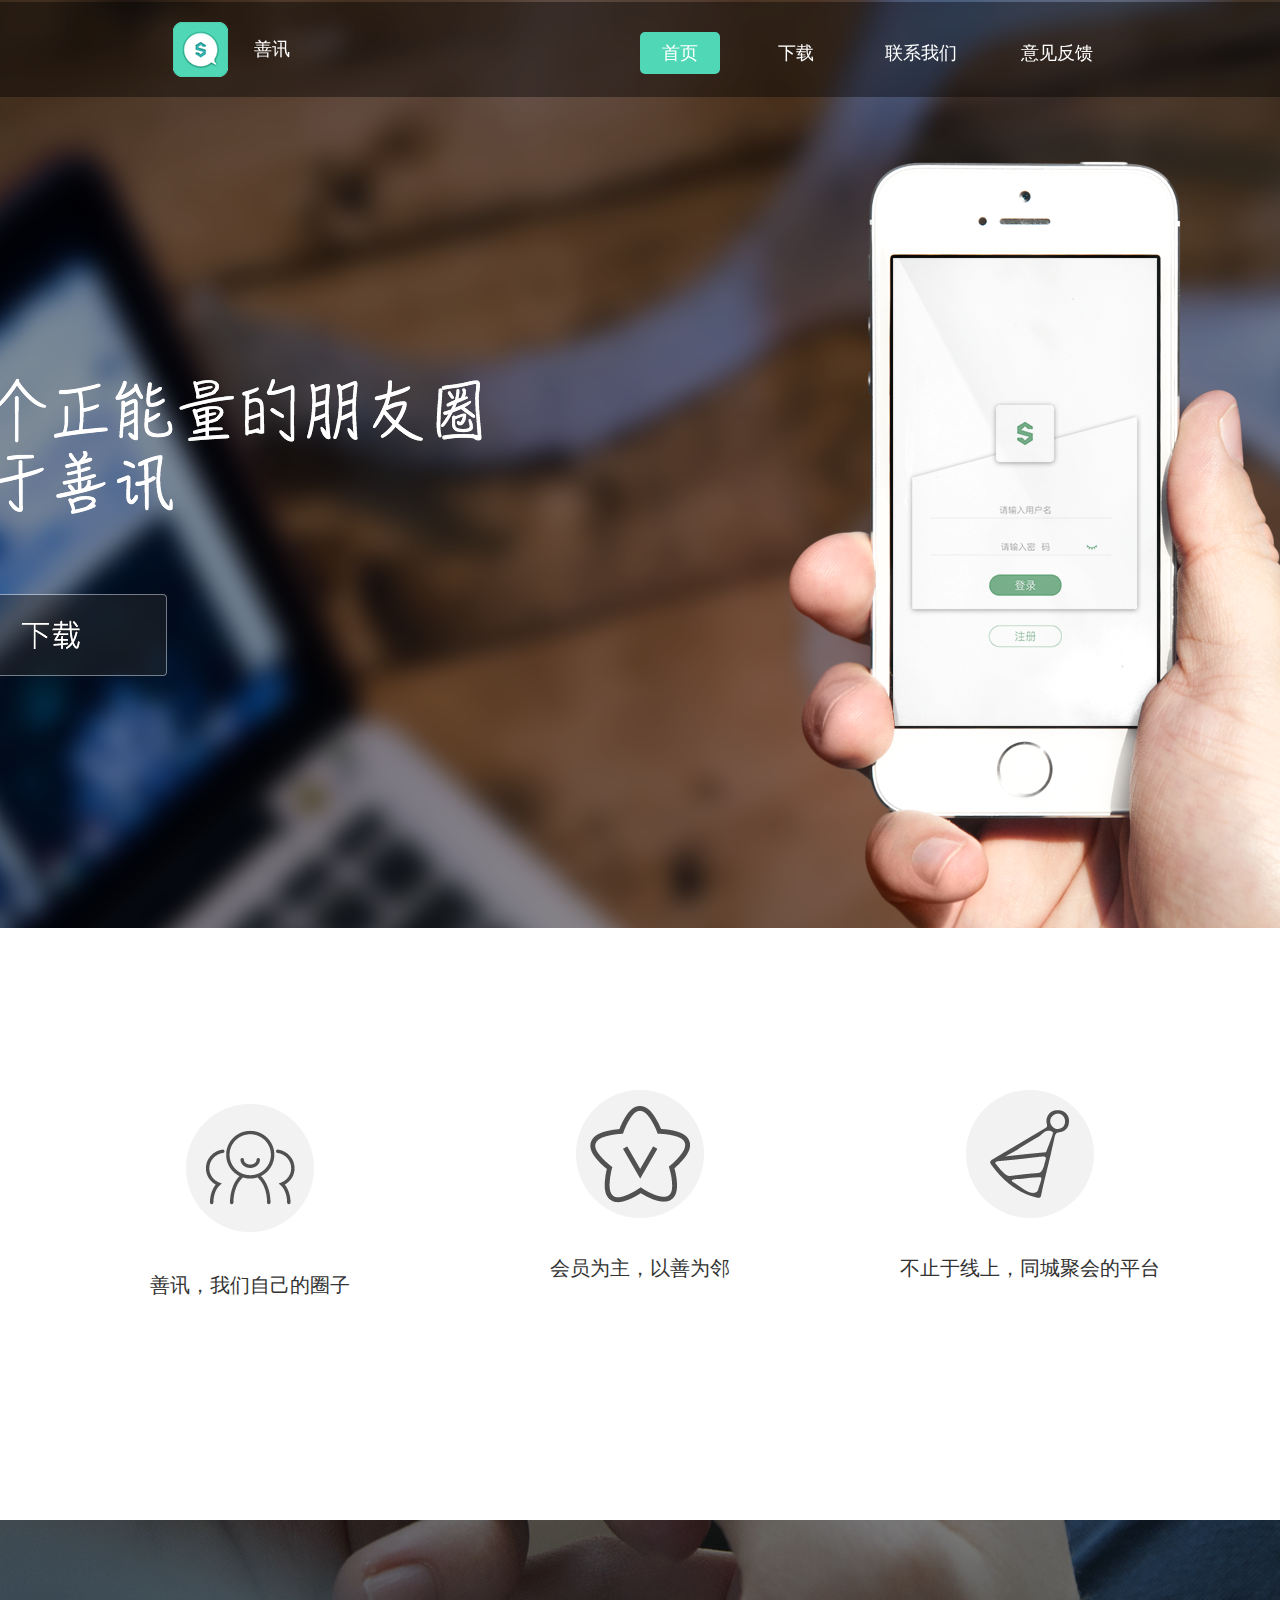
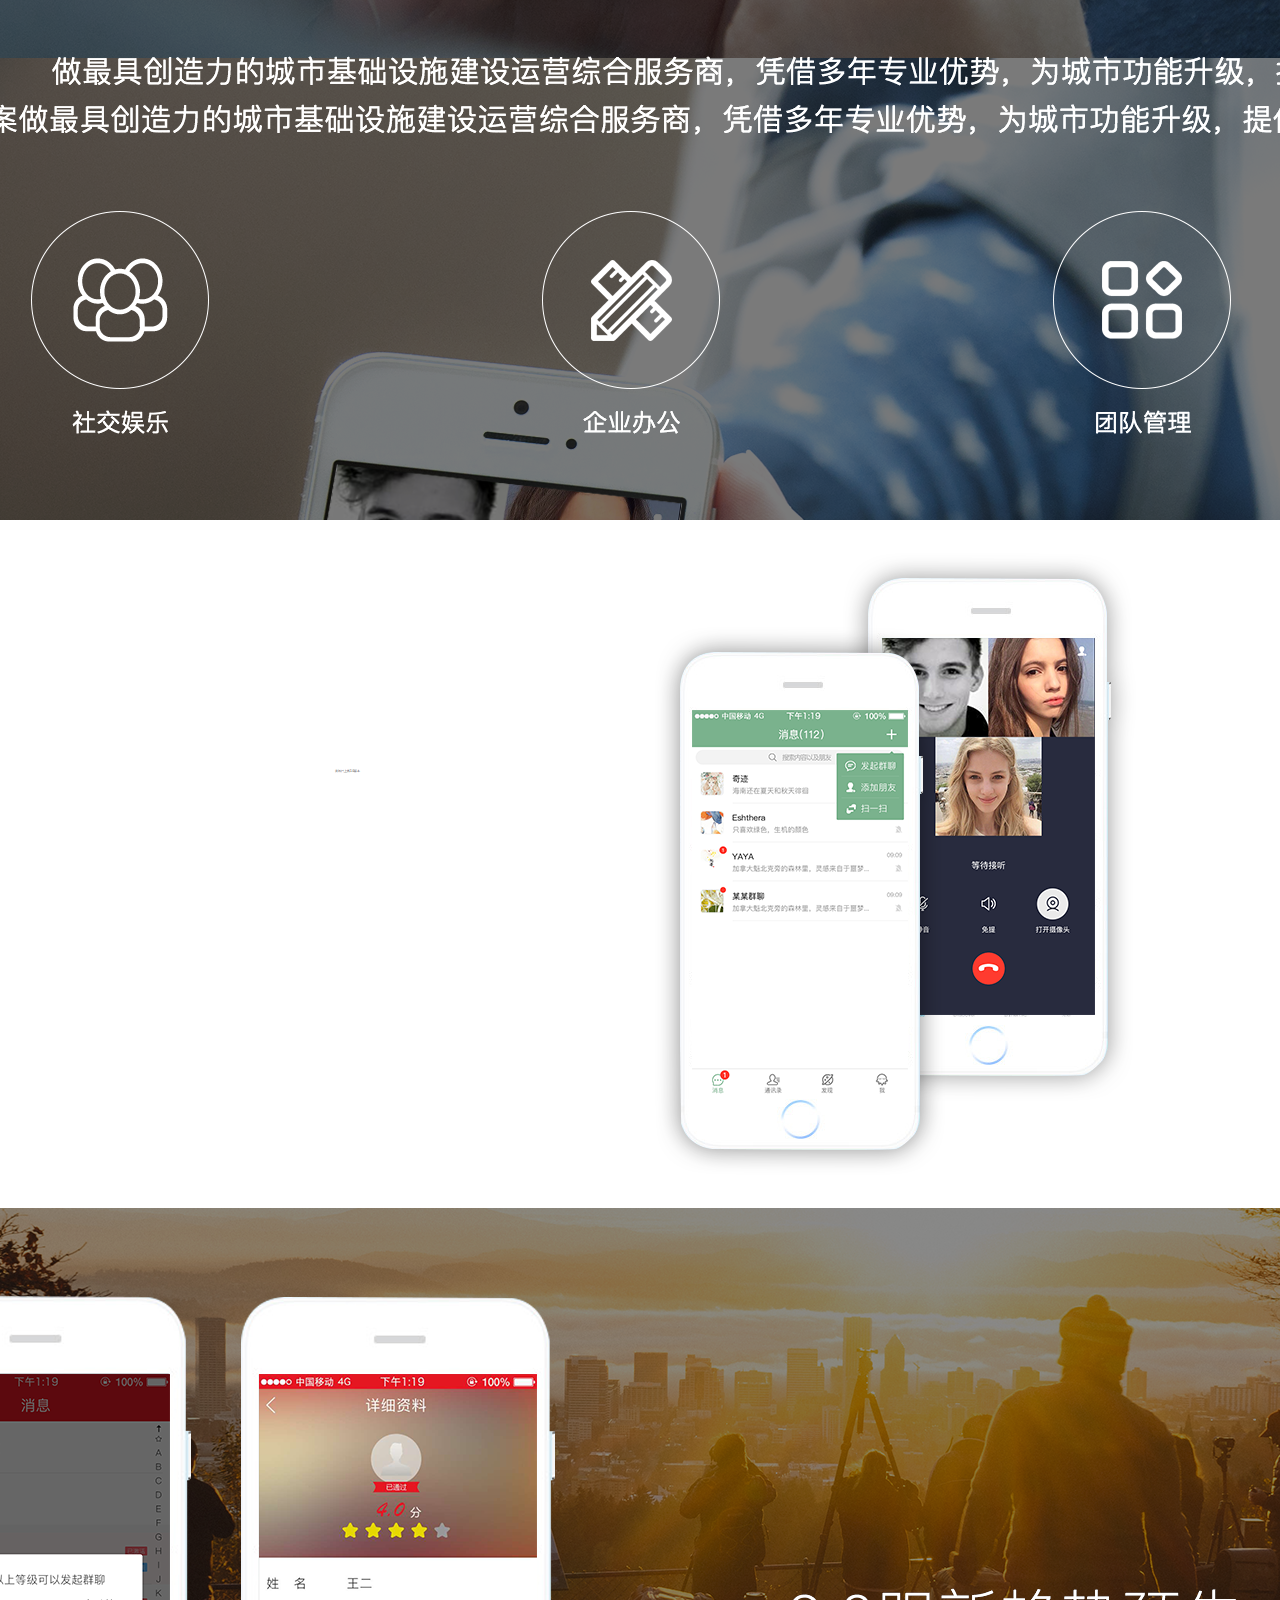
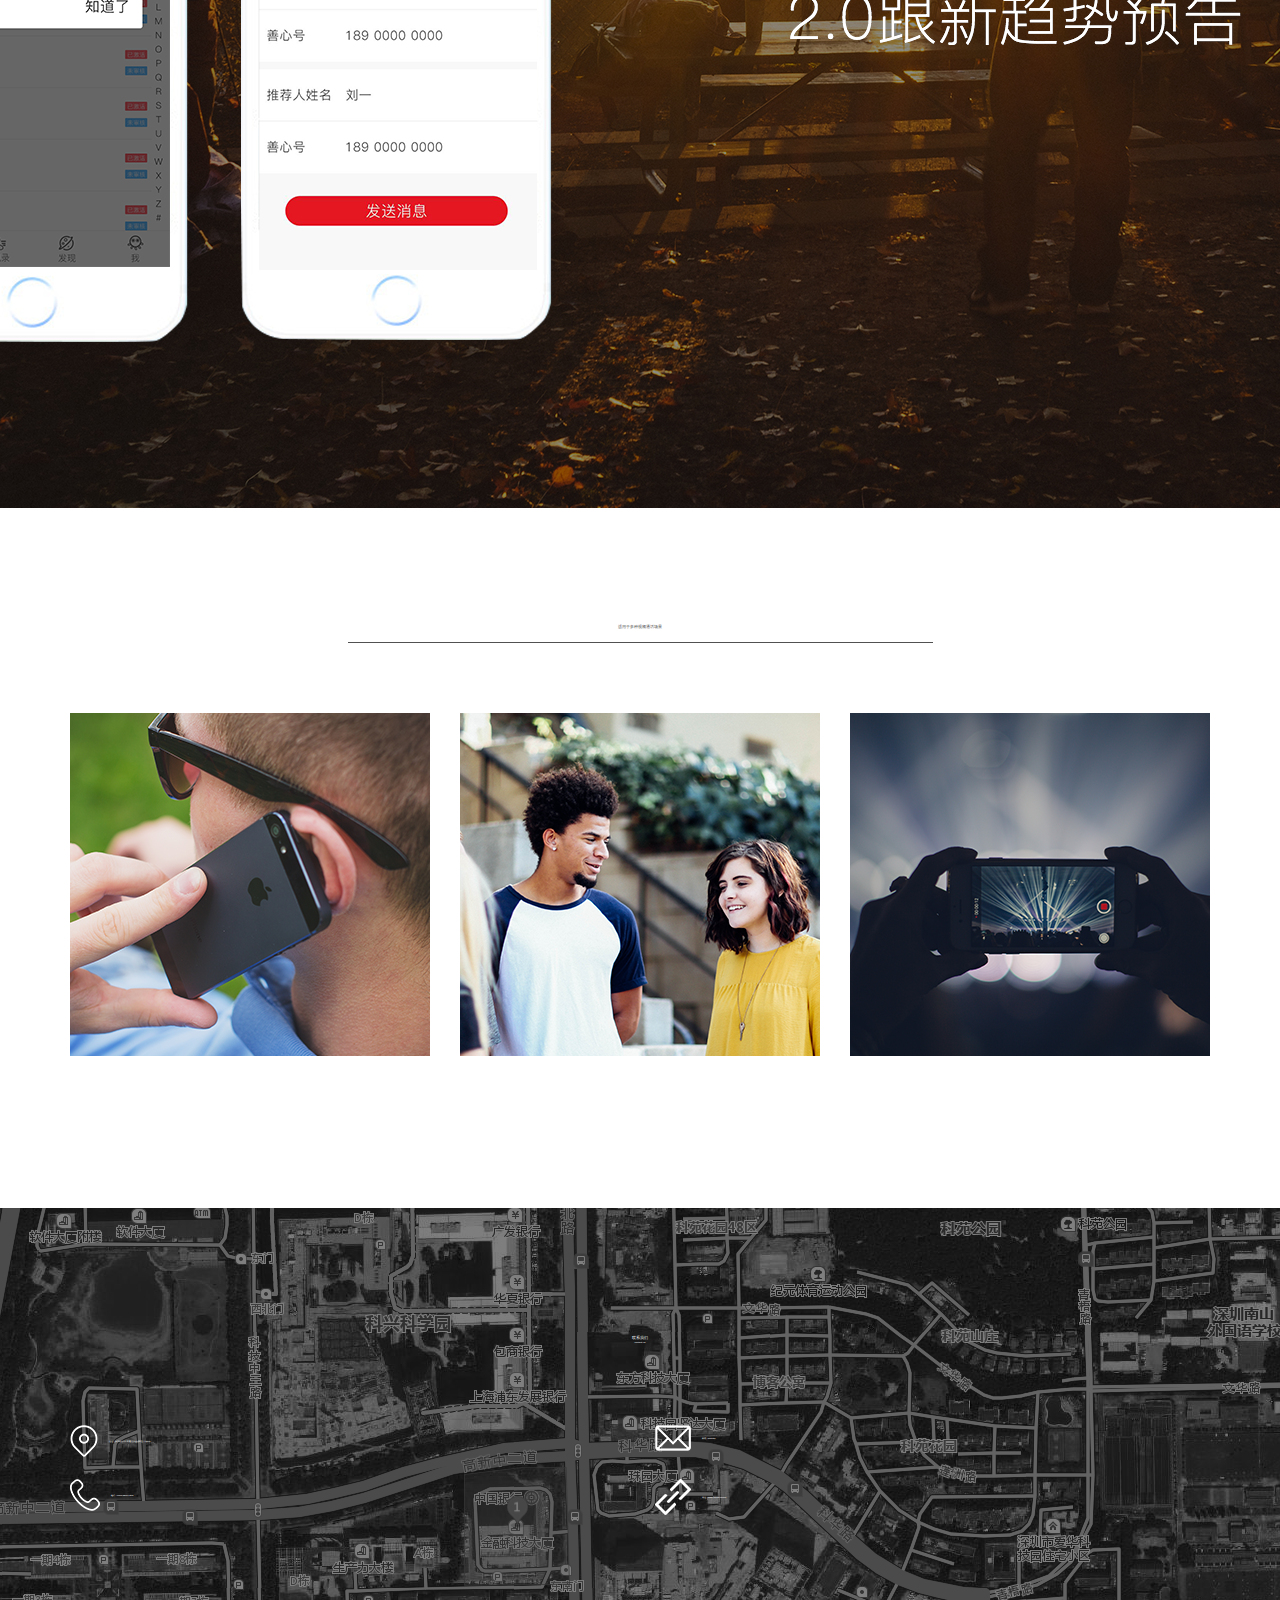
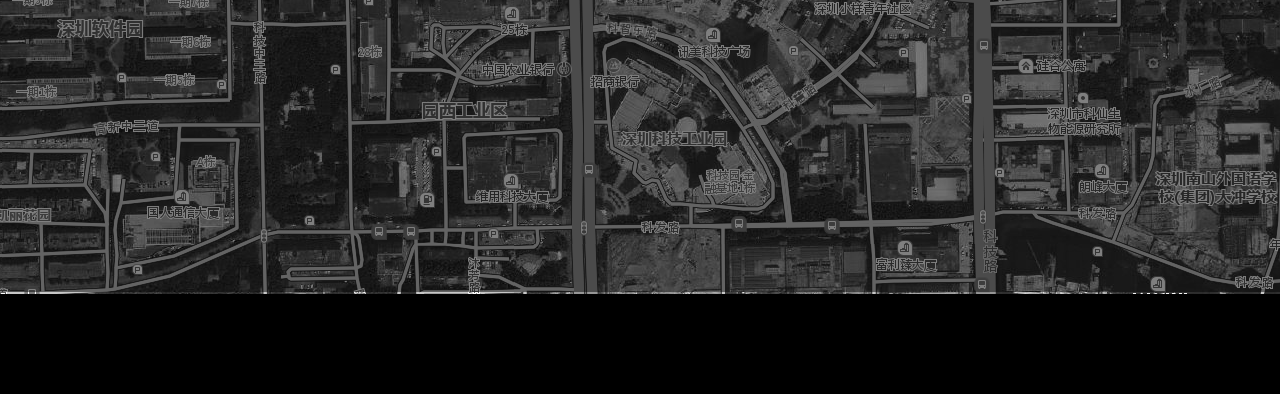
<file: index.html>
<!DOCTYPE html>
<html>
<head>
	<meta charset="utf-8">
	<meta name="viewport" content="width=device-width, initial-scale=1.0">
	<meta name = "format-detection" content = "telephone=no">
	<title>善讯—首页</title>
	<link rel="stylesheet" type="text/css" href="css/bootstrap.min.css">
	<link rel="stylesheet" type="text/css" href="css/style.css">
</head>
<body>
	<div class="banner">
	<div class="nhh_nav">
		<div class="nhh_content">
			<div class="nav_img"><img src="images/index/icon@2x.png" alt=""style="width: 100%;height:100%">
				<a href="javascript:;"class="nav_a">善讯</a></div>
			<div class="nav_nav">
				<a href="index.html" class="nav_nav_a nav_nav_active">首页</a>
				<a href="dowmload.html" class="nav_nav_a">下载</a>
				<a href="about.html" class="nav_nav_a "style="width: 100px">联系我们</a>
				<a href="view.html" class="nav_nav_a"style="width: 100px">意见反馈</a>
			</div>
		</div>
	</div>
	<div class="small_nav">
		<div class="logo option">
			<a href="javascript:;"><img src="images/index/icon@2x.png" alt=""></a>
		</div>
		<div class="menu option">
			<div class="menu-option-uline"></div>
			<div class="menu-option-bline"></div>
			<ul class="menu_bottom">
				<li><a href="index.html">首页</a></li>
				<li><a href="dowmload.html">下载</a></li>
				<li><a href="about.html">关于我们</a></li>
				<li><a href="view.html">意见反馈</a></li>
			</ul>
		</div>
	</div>
	<div class="imgbox">
		<div class="img_box img_box1"></div>
		<div class="img_box img_box2"></div>
		<div class="img_box img_box3"></div>
	</div>
	<div class="btn" id="btn1" style="display:none">
		<div class="active"></div>
		<div></div>
		<div></div>
	</div>
	<div class="leftbn"><img src="images/index/previous.png" alt="" style="width: 100%;height: 100%"></div>
	<div class="rightbn"><img src="images/index/next.png" alt="" style="width: 100%;height: 100%"></div>
	</div>
	<div class="container-fluid" style="padding: 0;">
		<div class="container" style="padding: 0;">
			<div class="row home-box" style="margin: 0 0 18%;">
				<div class="col-lg-4 col-sm-4 col-xs-12 main-box" style="padding: 0;">
					<div class="first-home"></div>
					<p>善讯，我们自己的圈子</p>
				</div>
				<div class="col-lg-4 col-sm-4 col-xs-12 main-box">
					<div class="second-home"></div>
					<p>会员为主，以善为邻</p>
				</div>
				<div class="col-lg-4 col-sm-4 col-xs-12 main-box">
					<div class="third-home"></div>
					<p>不止于线上，同城聚会的平台</p>
				</div>	
			</div>
		</div>
	</div>
	<div class="container-fluid introbute-bg">
		<div class="introbute"></div>
	</div>
	<div class="container-fluid">
		<div class="container">
			<div class="row">
				<div class="col-lg-6 col-sm-6 col-xs-12 version">
					<p class="phone-p">善讯已上线1.0版本</p>
				</div>
				<div class="col-lg-6 col-sm-6 col-xs-12">
					<img class="phone-img" src="images/index/homepage_phone@2x.png">
				</div>
			</div>
		</div>
	</div>
	<div class="container-fluid home-second"></div>
	<div class="container-fluid">
		<div class="container talk">
			<div class="row">
				<span class="col-md-6 col-md-offset-3 col-xs-8 col-xs-offset-2">适用于多种视频通话场景</span>
			</div>
			<div class="row">
				<div class="col-lg-4 col-sm-4 col-xs-12" style="margin-bottom: 2%;">
					<div class="voice">
						<div class="voice_hover"></div>
					</div>
				</div>
				<div class="col-lg-4 col-sm-4 col-xs-12" style="margin-bottom: 2%;">
					<div class="gorup">
						<div class="group_hover"></div>
					</div>
				</div>
				<div class="col-lg-4 col-sm-4 col-xs-12" style="margin-bottom: 2%;">
					<div class="video">
						<div class="video_hover"></div>
					</div>
				</div>
			</div>
		</div>
	</div>
	<div class="container-fluid map">
		<div class="container">
			<div class="row" style="text-align: center;color: #fff;">
				<div class="contact-title">
					<p style="margin: 0;font-size:0.36rem;">联系我们</p>
					<p style="margin: 0;font-size:0.24rem;">contact us</p>
				</div>
			</div>
			<div class="row" style="color: #fff;font-size: 0.24rem;margin-top:7%;">
				<div class="adr col-lg-6 col-sm-6 col-xs-12">
					<img src="images/index/contact_us_location.png">
					地址：深圳市南山区科苑北路金融科技大厦10F
				</div>
				<div class="postcodes col-lg-6 col-sm-6 col-xs-12">
					<img src="images/index/contact_us_post.png">
					邮编：513057
				</div>
			</div>
			<div class="row" style="color: #fff;font-size: 0.24rem;margin-top:2%;">
				<div class="tel col-lg-6 col-sm-6 col-xs-12">
					<img src="images/index/contact_us_phone.png">
					电话：0755-32894263
				</div>
				<div class="website col-lg-6 col-sm-6 col-xs-12">
					<img src="images/index/contact_us_email.png">
					网址：www.turing.online
				</div>
			</div>
		</div>
	</div>
	<div class="container-fluid record"></div>
</body>
<script type="text/javascript" src="js/jquery.js"></script>
<script type="text/javascript" src="js/bootstrap.js"></script>
<script type="text/javascript" src="js/main.js"></script>
<script>
    document.documentElement.scrollTop=1;
    var obj=document.documentElement.scrollTop?document.documentElement:document.body;
    var introbute=$(".introbute-bg")[0];
    window.onscroll=function(){
        var clientH=$(window).height();
        var obj=document.documentElement.scrollTop?document.documentElement:document.body;
        if(obj.scrollTop>0){
            $(".nhh_nav").css({background:"rgba(0,0,0,0.4)"});
            $(".small_nav").css({background:"rgba(0,0,0,0.4)"})
        }
        else{
            $(".nhh_nav").css({background:"none"})
        }
        if(obj.scrollTop>=introbute.offsetTop-clientH){
            var juli=obj.scrollTop-introbute.offsetTop+clientH;
            var next=juli+100+"px";
            $(introbute).css({backgroundPosition:"50%"+next})
        }else{
            var juli=obj.scrollTop-introbute.offsetTop-clientH;
            var next=juli-100+"px";
            $(introbute).css({backgroundPosition:"50%"+next})
        }

    }
</script>
</html>
</file>
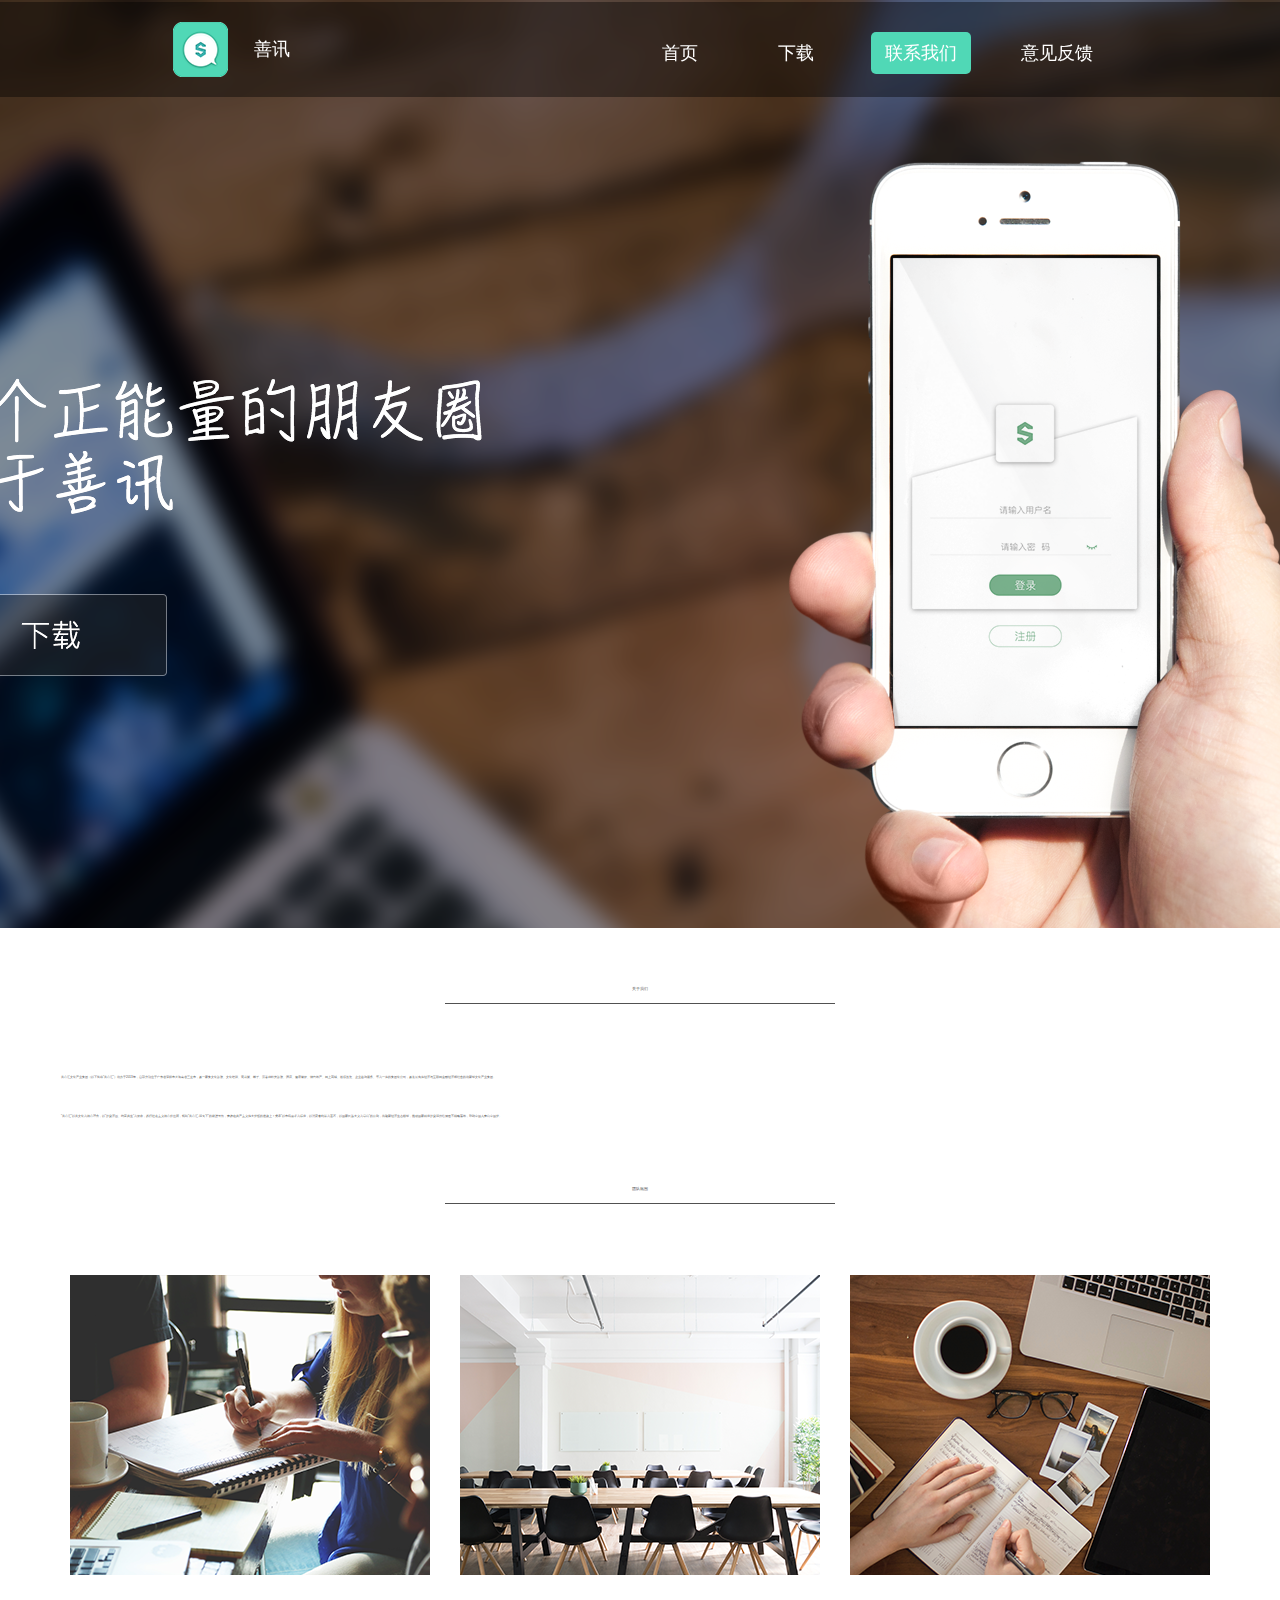
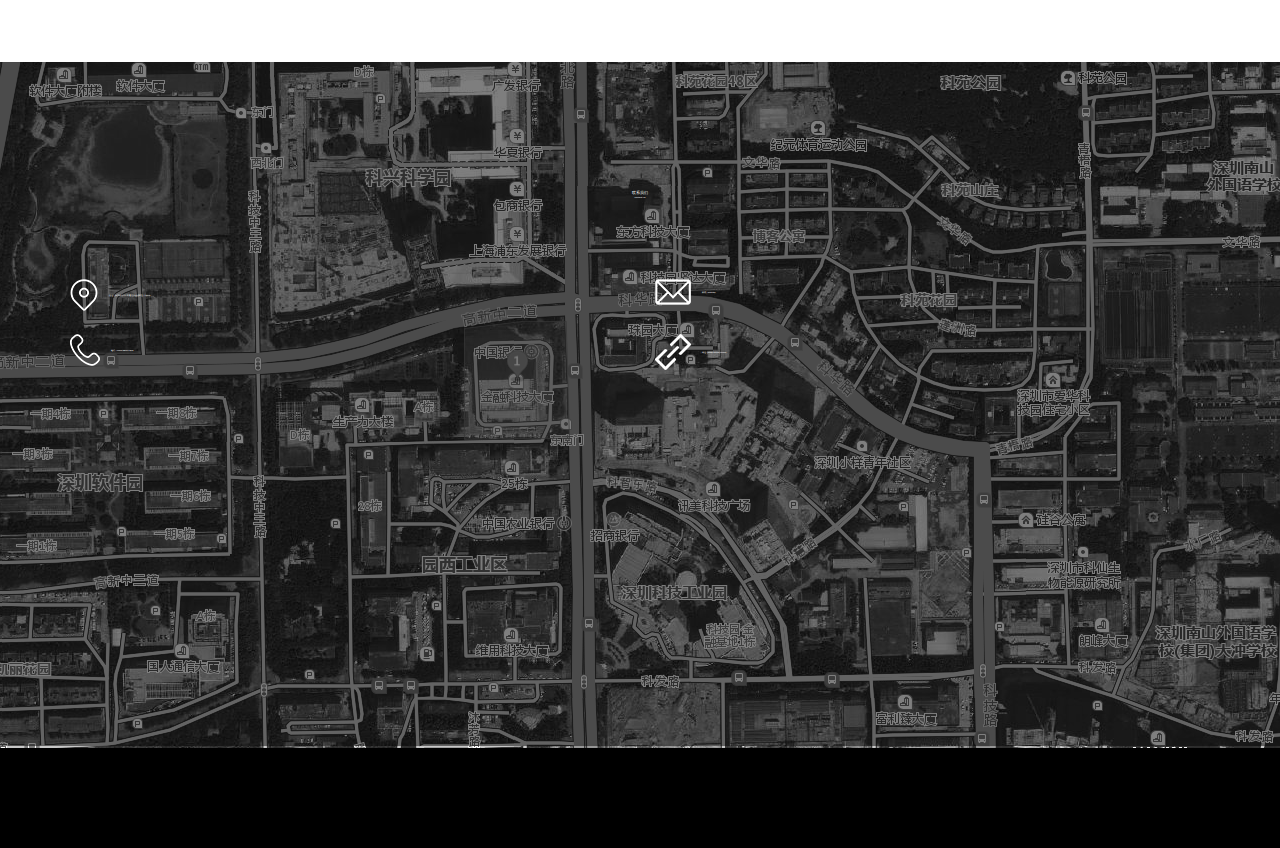
<file: about.html>
<!DOCTYPE html>
<html>
<head>
	<meta charset="utf-8">
	<meta name="viewport" content="width=device-width, initial-scale=1.0">
	<meta name = "format-detection" content = "telephone=no">
	<title>善讯—关于我们</title>
	<link rel="stylesheet" type="text/css" href="css/bootstrap.min.css">
	<link rel="stylesheet" type="text/css" href="css/style.css">
</head>
<body>
<div class="banner">
	<div class="nhh_nav">
		<div class="nhh_content">
			<div class="nav_img"><img src="images/index/icon@2x.png" alt=""style="width: 100%;height:100%"><a href="javascript:;"class="nav_a">善讯</a></div>
			<div class="nav_nav">
				<a href="index.html" class="nav_nav_a ">首页</a>
				<a href="dowmload.html" class="nav_nav_a">下载</a>
				<a href="about.html" class="nav_nav_a nav_nav_active"style="width: 100px">联系我们</a>
				<a href="view.html" class="nav_nav_a"style="width: 100px">意见反馈</a>
			</div>
		</div>
	</div>
	<div class="small_nav">
		<div class="logo option">
			<a href="javascript:;"><img src="images/index/icon@2x.png" alt=""></a>
		</div>
		<div class="menu option">
			<div class="menu-option-uline"></div>
			<div class="menu-option-bline"></div>
			<ul class="menu_bottom">
				<li><a href="index.html">首页</a></li>
				<li><a href="dowmload.html">下载</a></li>
				<li><a href="about.html">关于我们</a></li>
				<li><a href="view.html">意见反馈</a></li>
			</ul>
		</div>
	</div>
	<div class="imgbox">
		<div class="img_box img_box1"></div>
		<div class="img_box img_box2"></div>
		<div class="img_box img_box3"></div>
	</div>
	<div class="btn" id="btn1" style="display:none">
		<div class="active"></div>
		<div></div>
		<div></div>
	</div>
	<div class="leftbn"><img src="images/index/previous.png" alt="" style="width: 100%;height: 100%"></div>
	<div class="rightbn"><img src="images/index/next.png" alt="" style="width: 100%;height: 100%"></div>
</div>
	<div class="container-fluid">
		<div class="container about">
			<div class="row">
				<span class="col-md-4 col-md-offset-4 col-xs-4 col-xs-offset-4">关于我们</span>
			</div>
			<div class="row">
				<div class="about-inner">
					<p>善心汇文化产业集团（以下简称“善心汇”）创办于2013年，总部分别位于广东省深圳市及海南省三亚市，是一家集文化旅游、文化培训、黄花梨、椰子、沉香种植光旅游、酒店、健康餐饮、特色地产、网上商城、股权投资、企业咨询服务、等为一体的集团化公司，是发展实体经济与互联网金融经济相结合的创新型文化产业集团。</p>
					<p style="margin-top: 3%;">“善心汇”以善文化为核心理念，以“扶贫济困、均富共生”为使命，践行社会主义核心价值观，畅响“善心汇.和天下”的前进号角，奔跑在共产主义伟大梦想的道路上！秉承“以市场需求为标准，以消费者利益为基石，以国家民族大义为导向”的原则，构建新经济生态模型，推动国家精准扶贫和供给侧改革战略落地，帮助中国人奔向中国梦。
					</p>
				</div>
			</div>

		</div>
	</div>
	<div class="container-fluid">
		<div class="container team">
			<div class="row">
				<span class="col-md-4 col-md-offset-4 col-xs-4 col-xs-offset-4">团队氛围</span>
			</div>
			<div class="row">
				<div class="col-lg-4 col-sm-4 col-xs-12" style="margin-bottom: 2%;">
					<div class="team-one"></div>
				</div>
				<div class="col-lg-4 col-sm-4 col-xs-12" style="margin-bottom: 2%;">
					<div class="team-two"></div>
				</div>
				<div class="col-lg-4 col-sm-4 col-xs-12" style="margin-bottom: 2%;">
					<div class="team-three"></div>
				</div>
			</div>
		</div>
	</div>
	<div class="container-fluid map">
		<div class="container">
			<div class="row" style="text-align: center;color: #fff;">
				<div class="contact-title">
					<p style="margin: 0;font-size:0.36rem;">联系我们</p>
					<p style="margin: 0;font-size:0.24rem;">contact us</p>
				</div>
			</div>
			<div class="row" style="color: #fff;font-size: 0.24rem;margin-top:7%;">
				<div class="adr col-lg-6 col-sm-6 col-xs-12">
					<img src="images/index/contact_us_location.png">
					地址：深圳市南山区科苑北路金融科技大厦10F
				</div>
				<div class="postcodes col-lg-6 col-sm-6 col-xs-12">
					<img src="images/index/contact_us_post.png">
					邮编：513057
				</div>
			</div>
			<div class="row" style="color: #fff;font-size: 0.24rem;margin-top:2%;">
				<div class="tel col-lg-6 col-sm-6 col-xs-12">
					<img src="images/index/contact_us_phone.png">
					电话：0755-32894263
				</div>
				<div class="website col-lg-6 col-sm-6 col-xs-12">
					<img src="images/index/contact_us_email.png">
					网址：www.turing.online
				</div>
			</div>
		</div>
	</div>
	<div class="container-fluid record"></div>
</body>
<script type="text/javascript" src="js/jquery.js"></script>
<script type="text/javascript" src="js/bootstrap.js"></script>
<script type="text/javascript" src="js/main.js"></script>
<script>
    document.documentElement.scrollTop=1;
    var obj=document.documentElement.scrollTop?document.documentElement:document.body;
    window.onscroll=function(){
        var clientH=$(window).height();
        var obj=document.documentElement.scrollTop?document.documentElement:document.body;
        if(obj.scrollTop>0){
            $(".nhh_nav").css({background:"rgba(0,0,0,0.4)"});
            $(".small_nav").css({background:"rgba(0,0,0,0.4)"})
        }
        else{
            $(".nhh_nav").css({background:"none"})
        }
    }
</script>
</html>
</file>
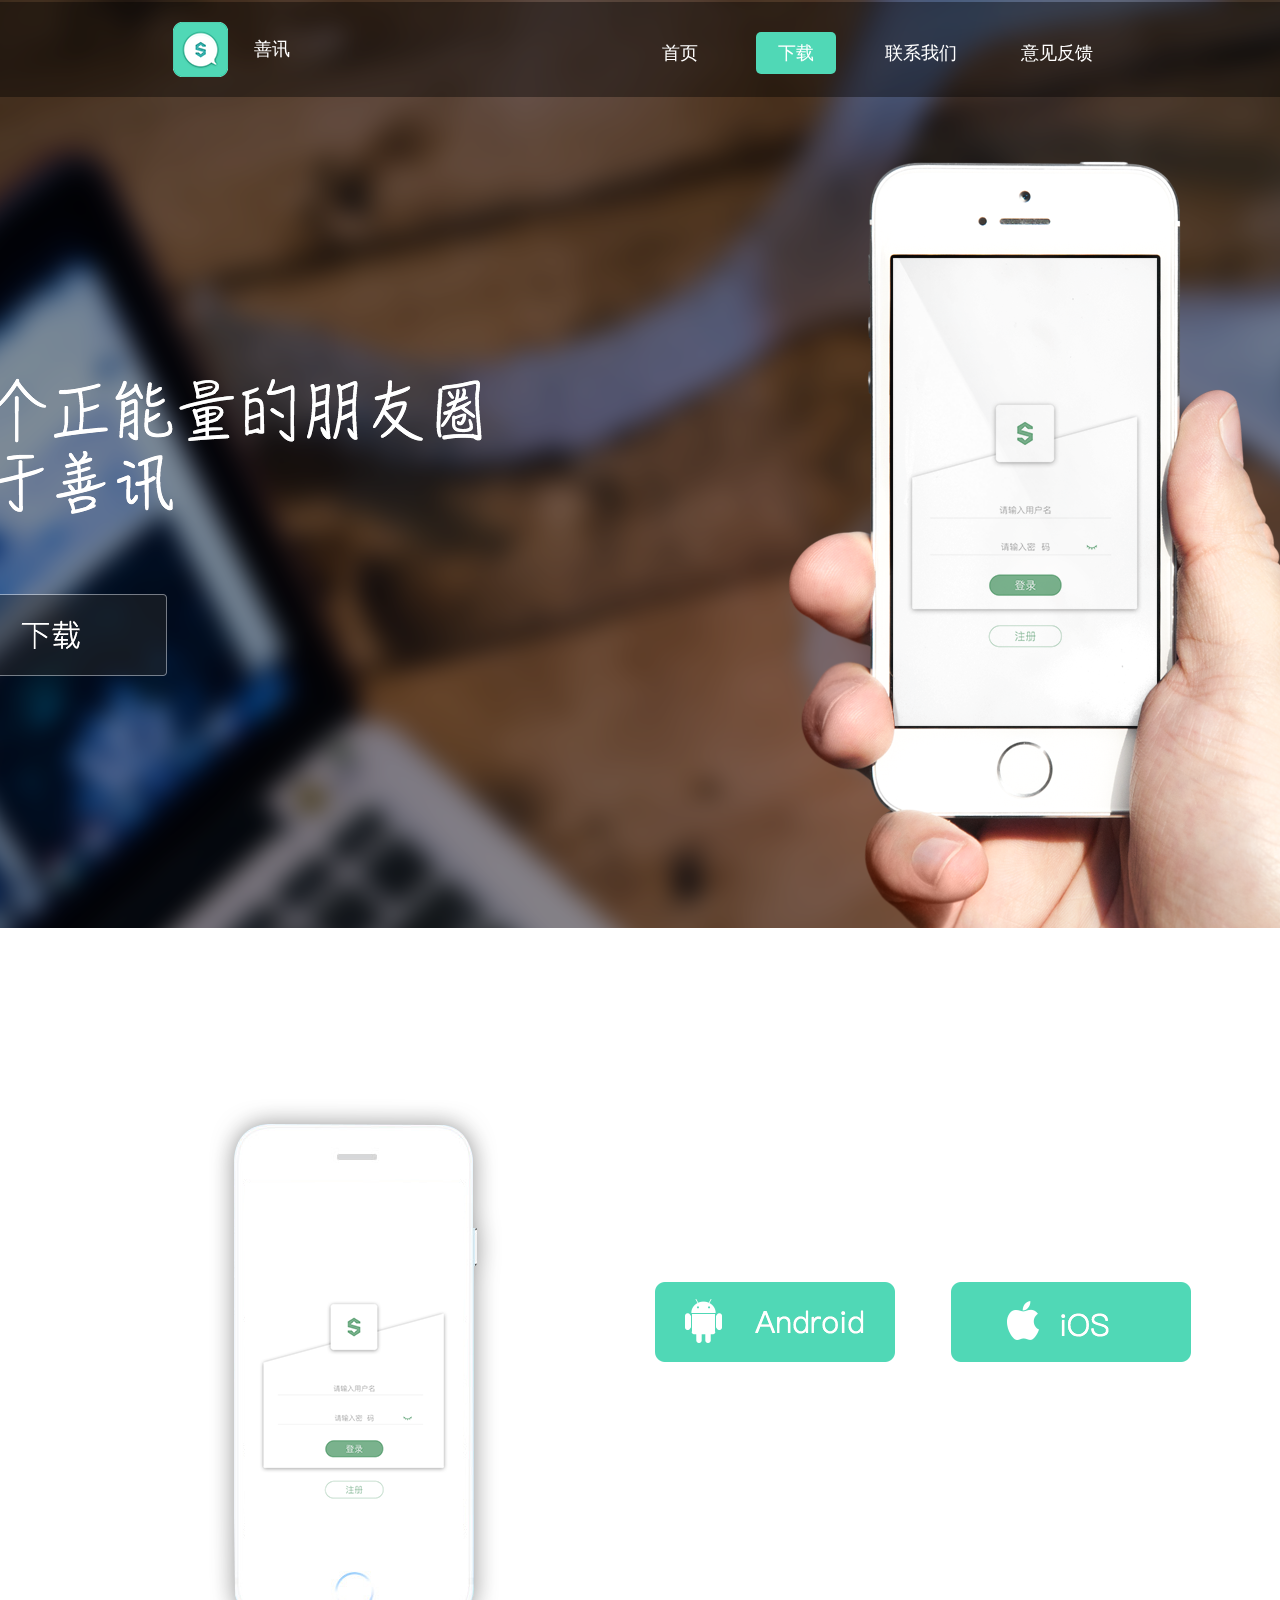
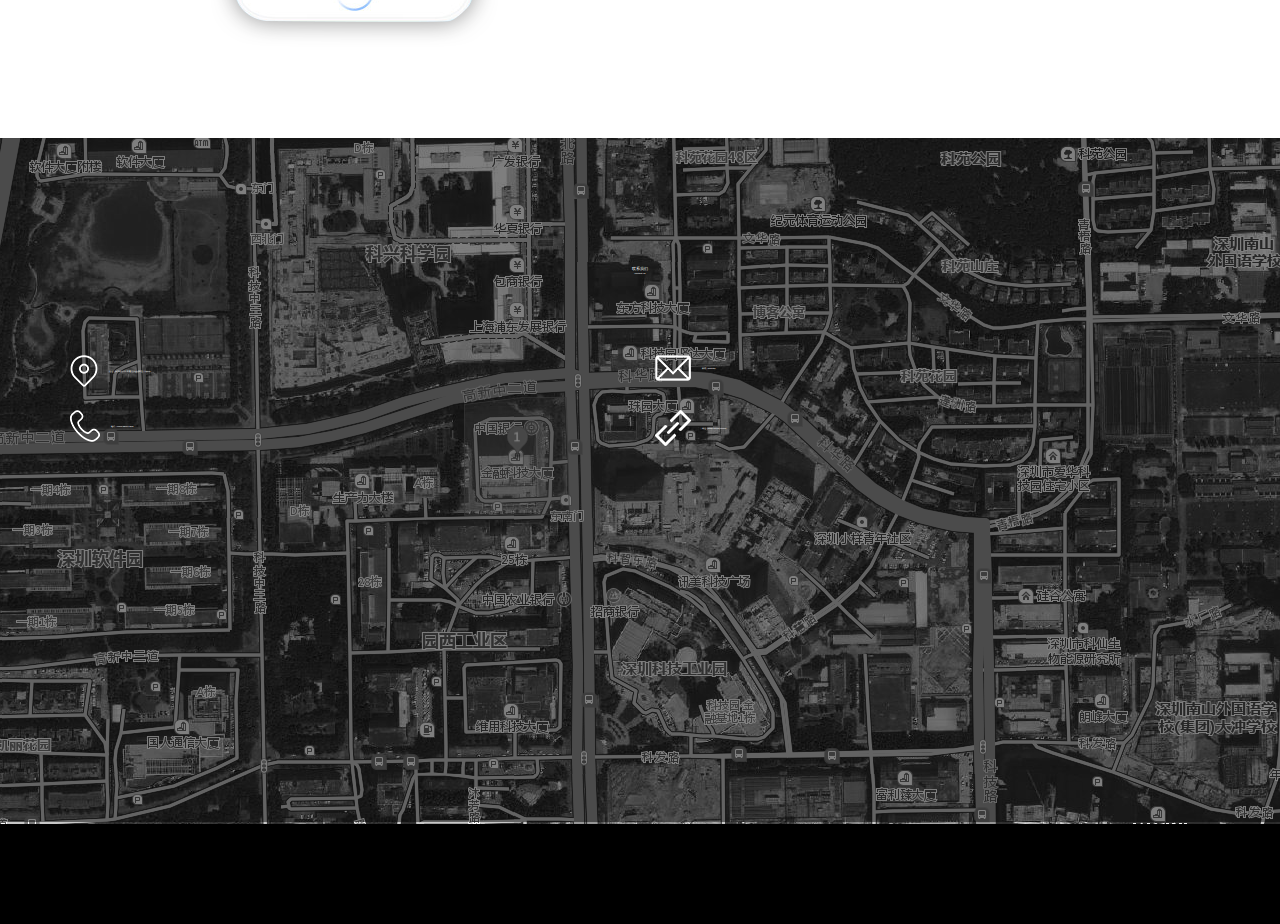
<file: dowmload.html>
<!DOCTYPE html>
<html>
<head>
	<meta charset="utf-8">
	<meta name="viewport" content="width=device-width, initial-scale=1.0">
	<meta name = "format-detection" content = "telephone=no">
	<title>善讯—下载</title>
	<link rel="stylesheet" type="text/css" href="css/bootstrap.min.css">
	<link rel="stylesheet" type="text/css" href="css/style.css">
</head>
<body>
<div class="banner">
	<div class="nhh_nav">
		<div class="nhh_content">
			<div class="nav_img"><img src="images/index/icon@2x.png" alt=""style="width: 100%;height:100%"><a href="javascript:;"class="nav_a">善讯</a></div>
			<div class="nav_nav">
				<a href="index.html" class="nav_nav_a ">首页</a>
				<a href="dowmload.html" class="nav_nav_a nav_nav_active">下载</a>
				<a href="about.html" class="nav_nav_a"style="width: 100px">联系我们</a>
				<a href="view.html" class="nav_nav_a"style="width: 100px">意见反馈</a>
			</div>
		</div>
	</div>
	<div class="small_nav">
		<div class="logo option">
			<a href="javascript:;"><img src="images/index/icon@2x.png" alt=""></a>
		</div>
		<div class="menu option">
			<div class="menu-option-uline"></div>
			<div class="menu-option-bline"></div>
			<ul class="menu_bottom">
				<li><a href="index.html">首页</a></li>
				<li><a href="dowmload.html">下载</a></li>
				<li><a href="about.html">关于我们</a></li>
				<li><a href="view.html">意见反馈</a></li>
			</ul>
		</div>
	</div>
	<div class="imgbox">
		<div class="img_box img_box1"></div>
		<div class="img_box img_box2"></div>
		<div class="img_box img_box3"></div>
	</div>
	<div class="btn"id="btn1"style="display:none">
		<div class="active"></div>
		<div></div>
		<div></div>
	</div>
	<div class="leftbn"><img src="images/index/previous.png" alt=""style="width: 100%;height: 100%"></div>
	<div class="rightbn"><img src="images/index/next.png" alt=""style="width: 100%;height: 100%"></div>
</div>
	<div class="container-fluid">
		<div class="container download">
			<div class="row" style="padding:15% 0 8%;">
				<div class="col-lg-6 col-sm-6 col-xs-12">
					<img class="dwon_img" src="images/download/download_phone.png">
				</div>
				<div class="col-lg-6 col-sm-6 col-xs-12">
					<div class="code">
						<div class="and-box">
							<img class="android" src="images/download/download_android.png">
							<div class="and-code">
								<img src="images/download/code.png">
							</div>	
						</div>
						<div class="ios-box">
							<img class="ios" src="images/download/download_iOS.png">
							<div class="ios-code">
								<img src="images/download/code.png">
							</div>
						</div>
						
					</div>
				</div>
			</div>
		</div>
	</div>
	<div class="container-fluid map">
		<div class="container">
			<div class="row" style="text-align: center;color: #fff;">
				<div class="contact-title">
					<p style="margin: 0;font-size:0.36rem;">联系我们</p>
					<p style="margin: 0;font-size:0.24rem;">contact us</p>
				</div>
			</div>
			<div class="row" style="color: #fff;font-size: 0.24rem;margin-top:7%;">
				<div class="adr col-lg-6 col-sm-6 col-xs-12">
					<img src="images/index/contact_us_location.png">
					地址：深圳市南山区科苑北路金融科技大厦10F
				</div>
				<div class="postcodes col-lg-6 col-sm-6 col-xs-12">
					<img src="images/index/contact_us_post.png">
					邮编：513057
				</div>
			</div>
			<div class="row" style="color: #fff;font-size: 0.24rem;margin-top:2%;">
				<div class="tel col-lg-6 col-sm-6 col-xs-12">
					<img src="images/index/contact_us_phone.png">
					电话：0755-32894263
				</div>
				<div class="website col-lg-6 col-sm-6 col-xs-12">
					<img src="images/index/contact_us_email.png">
					网址：www.turing.online
				</div>
			</div>
		</div>
	</div>
	<div class="container-fluid record"></div>
</body>
<script type="text/javascript" src="js/jquery.js"></script>
<script type="text/javascript" src="js/bootstrap.js"></script>
<script type="text/javascript" src="js/main.js"></script>
<script>
    document.documentElement.scrollTop=1;
    var obj=document.documentElement.scrollTop?document.documentElement:document.body;
    window.onscroll=function(){
        var clientH=$(window).height();
        var obj=document.documentElement.scrollTop?document.documentElement:document.body;
        if(obj.scrollTop>0){
            $(".nhh_nav").css({background:"rgba(0,0,0,0.4)"});
            $(".small_nav").css({background:"rgba(0,0,0,0.4)"})
        }
        else{
            $(".nhh_nav").css({background:"none"})
        }
    }
</script>
</html>
</file>
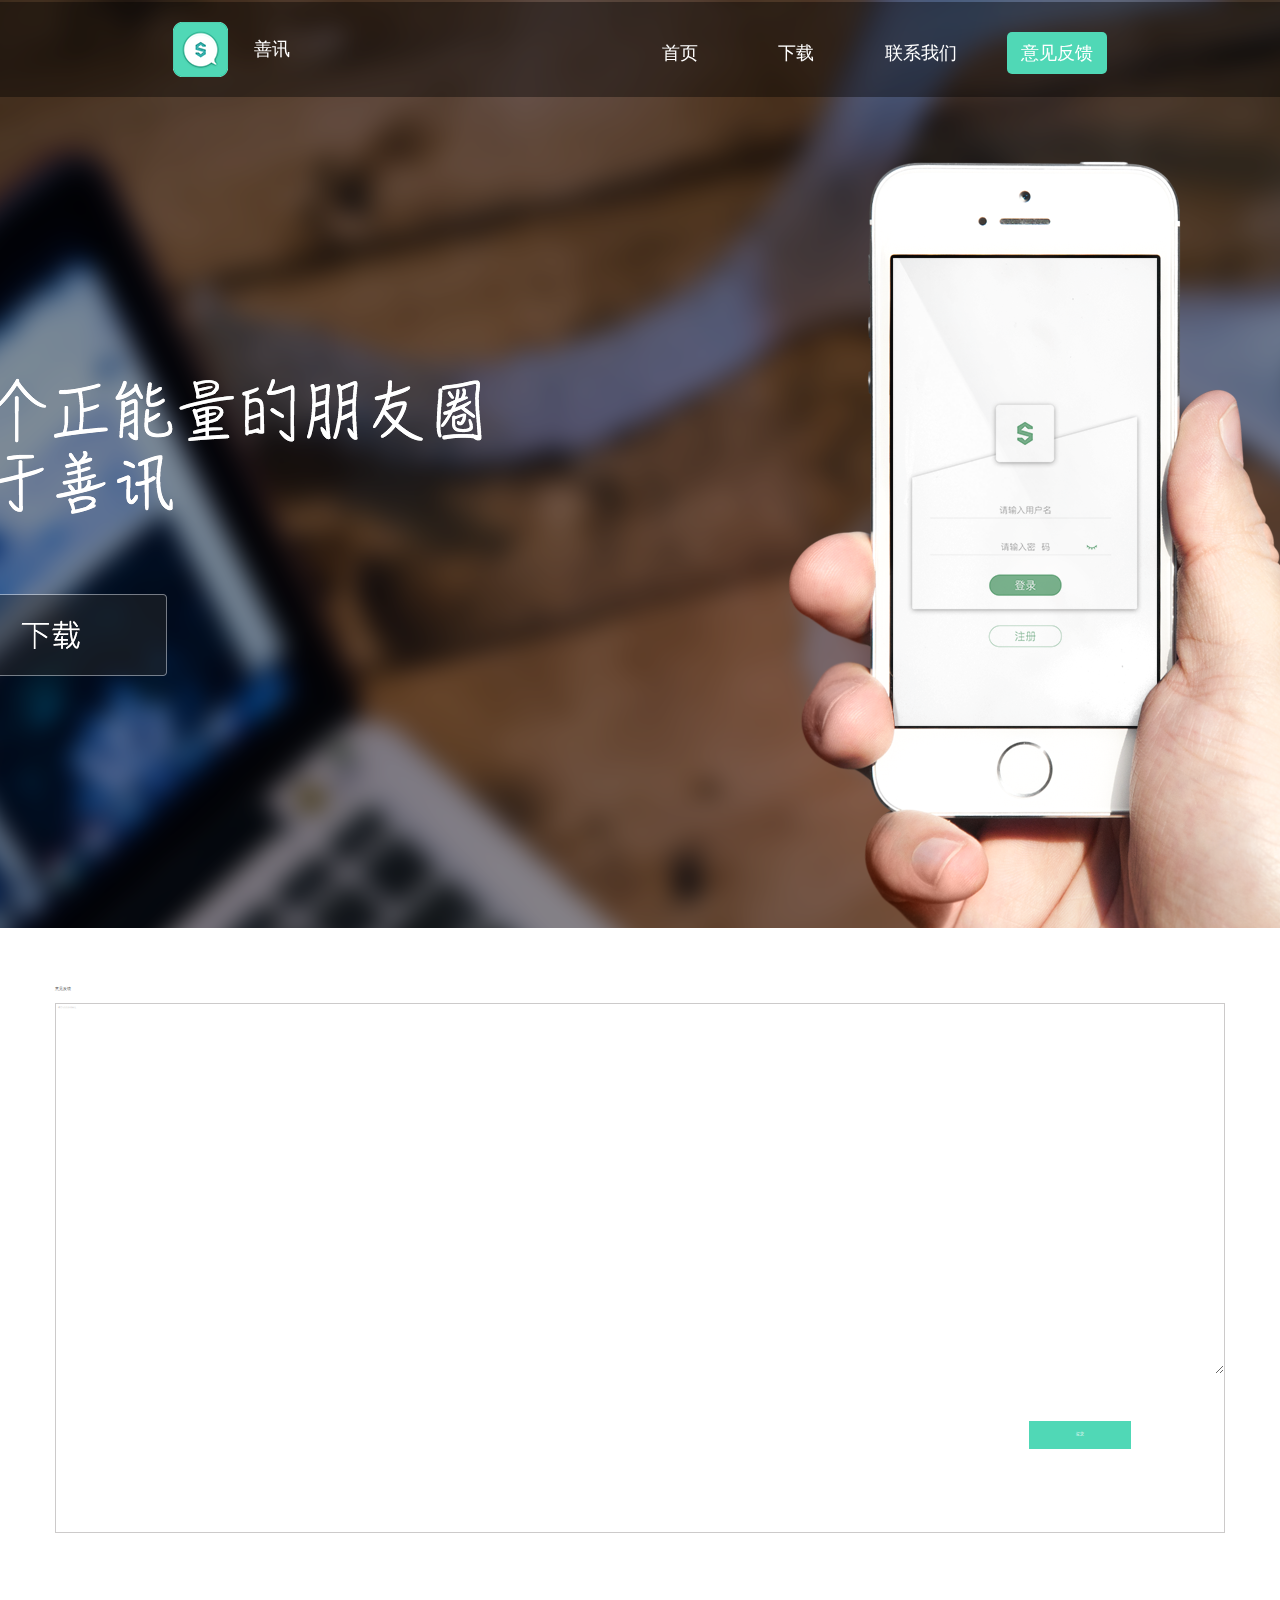
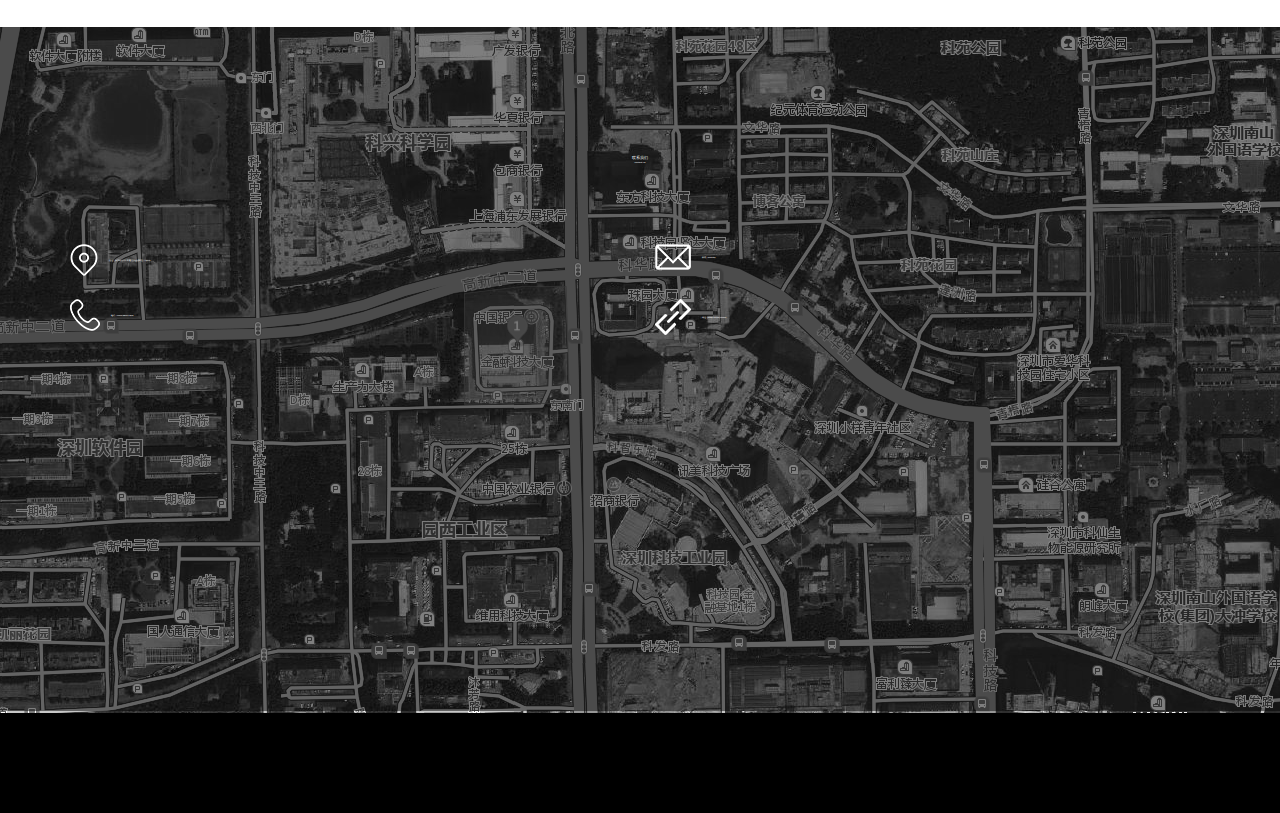
<file: view.html>
<!DOCTYPE html>
<html>
<head>
	<meta charset="utf-8">
	<meta name="viewport" content="width=device-width, initial-scale=1.0">
	<meta name = "format-detection" content = "telephone=no">
	<title>善讯—意见反馈</title>
	<link rel="stylesheet" type="text/css" href="css/bootstrap.min.css">
	<link rel="stylesheet" type="text/css" href="css/style.css">
</head>
<body>
<div class="banner">
	<div class="nhh_nav">
		<div class="nhh_content">
			<div class="nav_img"><img src="images/index/icon@2x.png" alt=""style="width: 100%;height:100%">	<a href="javascript:;"class="nav_a">善讯</a></div>
			<div class="nav_nav">
				<a href="index.html" class="nav_nav_a ">首页</a>
				<a href="dowmload.html" class="nav_nav_a">下载</a>
				<a href="about.html" class="nav_nav_a"style="width: 100px">联系我们</a>
				<a href="view.html" class="nav_nav_a nav_nav_active"style="width: 100px">意见反馈</a>
			</div>
		</div>
	</div>
	<div class="small_nav">
		<div class="logo option">
			<a href="javascript:;"><img src="images/index/icon@2x.png" alt=""></a>
		</div>
		<div class="menu option">
			<div class="menu-option-uline"></div>
			<div class="menu-option-bline"></div>
			<ul class="menu_bottom">
				<li><a href="index.html">首页</a></li>
				<li><a href="dowmload.html">下载</a></li>
				<li><a href="about.html">关于我们</a></li>
				<li><a href="view.html">意见反馈</a></li>
			</ul>
		</div>
	</div>
	<div class="imgbox">
		<div class="img_box img_box1"></div>
		<div class="img_box img_box2"></div>
		<div class="img_box img_box3"></div>
	</div>
	<div class="btn"id="btn1"style="display:none">
		<div class="active"></div>
		<div></div>
		<div></div>
	</div>
	<div class="leftbn"><img src="images/index/previous.png" alt=""style="width: 100%;height: 100%"></div>
	<div class="rightbn"><img src="images/index/next.png" alt=""style="width: 100%;height: 100%"></div>
</div>
	<div class="container-fluid">
		<div class="container view">
			<div class="row">
				<span>意见反馈</span>
			</div>
			<div class="row">
				<form class="view-form">
					<textarea class="view-text" rows="3" cols="20" placeholder="">请填写您的反馈意见
					</textarea><br>
					<input class="view-btn" type="button" value="提交">
				</form>
			</div>
		</div>
	</div>
	<div class="container-fluid map">
		<div class="container">
			<div class="row" style="text-align: center;color: #fff;">
				<div class="contact-title">
					<p style="margin: 0;font-size:0.36rem;">联系我们</p>
					<p style="margin: 0;font-size:0.24rem;">contact us</p>
				</div>
			</div>
			<div class="row" style="color: #fff;font-size: 0.24rem;margin-top:7%;">
				<div class="adr col-lg-6 col-sm-6 col-xs-12">
					<img src="images/index/contact_us_location.png">
					地址：深圳市南山区科苑北路金融科技大厦10F
				</div>
				<div class="postcodes col-lg-6 col-sm-6 col-xs-12">
					<img src="images/index/contact_us_post.png">
					邮编：513057
				</div>
			</div>
			<div class="row" style="color: #fff;font-size: 0.24rem;margin-top:2%;">
				<div class="tel col-lg-6 col-sm-6 col-xs-12">
					<img src="images/index/contact_us_phone.png">
					电话：0755-32894263
				</div>
				<div class="website col-lg-6 col-sm-6 col-xs-12">
					<img src="images/index/contact_us_email.png">
					网址：www.turing.online
				</div>
			</div>
		</div>
	</div>
	<div class="container-fluid record"></div>
</body>
<script type="text/javascript" src="js/jquery.js"></script>
<script type="text/javascript" src="js/bootstrap.js"></script>
<script type="text/javascript" src="js/main.js"></script>
<script>
    document.documentElement.scrollTop=1;
    var obj=document.documentElement.scrollTop?document.documentElement:document.body;
    window.onscroll=function(){
        var clientH=$(window).height();
        var obj=document.documentElement.scrollTop?document.documentElement:document.body;
        if(obj.scrollTop>0){
            $(".nhh_nav").css({background:"rgba(0,0,0,0.4)"});
            $(".small_nav").css({background:"rgba(0,0,0,0.4)"})
        }
        else{
            $(".nhh_nav").css({background:"none"})
        }
    }
</script>
</html>
</file>
<file: css/style.css>
html{
    font-size: font-size:62.5%;
}
body{
    font-size:12px;
    font-size:1.2rem; 
}
html,body{
    margin: 0;padding: 0;
}
a,li,ul,h1,h2,h3,h4,h5,h6{
    list-style: none;text-decoration: none;
}
.nav_a:hover{
    text-decoration: none;color:#fff;
}.nav_nav_active:hover{
     text-decoration: none;color:#fff;
 }
.logo a:hover{
    text-decoration: none;
}
.menu a:hover{
    text-decoration: none;
}
.nav_nav_a:hover{
    text-decoration: none;color:#fff;background: #50d8b6;border-radius:5px;
}
.banner{
    width:100%;
    height: 928px;
    margin: 0 auto;
    position: relative;
    overflow: hidden;
}
.imgbox{
    width: 100%;
    height: 100%;
    position: relative;
}
.img_box{
    width: 100%;
    height: 100%;
    position: absolute;
    left: 0;
    top:0;
}
.img_box1{
    background:url("../images/index/banner_1.png") center center no-repeat;
    background-size: cover;
}
.img_box2{
    background:url("../images/index/banner_2.png") center center no-repeat;
    background-size: cover;
}
.img_box3{
    background:url("../images/index/banner_3.png") center center no-repeat;
    background-size: cover;
}
.btn{
    width: 135px;
    height: 20px;
    left: 0;
    right: 0;
    margin: 0 auto;
    position: absolute;
    bottom: 20px;
}
.btn div{
    width: 20px;
    height: 20px;
    background: black;
    float: left;
    margin-right: 10px;
    border-radius: 10px;
    cursor: pointer;
}
.banner .btn .active{
    width:20px;
    background: red;
    opacity: 0.8;
}
.rightbn,.leftbn{
    width: 30px;
    height:107px;
    position: absolute;
    top:0;
    bottom: 0;
    margin: auto 0;
    display: none;
}
.rightbn{
    right:0;
}
.nhh_nav{
    width:100%;height:95px;position: fixed;left: 0;top:0;z-index: 9999;display: none;padding-bottom: 20px;
}
.nhh_content{
    width:73%;height: 100%;margin:0 auto;
}
.nav_img{
    width: 55px;height: 55px;margin-top: 20px;float: left;position:relative;;
}
.nav_img img{
    position: absolute;
    left:0;
    top:0;
}
.nav_a{
   color:#fff;font-size:18px;font-family:"微软雅黑";line-height:55px;text-align: center;position: absolute;left: 72px;top:0px;height: 55px;width:55px;
}
.nav_nav{
    width:50%;height:45px;margin-top:30px;float:right;display: flex;justify-content: space-between;
}
.nav_nav_a{
    display: block;width: 80px;height: 42px;line-height: 42px;color:#fff;line-height: 42px;font-size: 18px;text-align: center;
}
.nav_nav_active{
    background: #50d8b6;border-radius:5px;
}
.small_nav{
    width: 100%;height:75px;line-height: 75px;text-align: center;position: fixed;left: 0;top:0;z-index: 9999;
}
.small_nav .menu{
    width:25px;
    height:12px;
    position:absolute;right:20px;top:32px;
}
.menu .menu-option-uline,.menu .menu-option-bline{
    width:25px;height:3px;border-radius: 1px;background:#fff;transition: transform .5s ease;position: absolute;right:0;
}
.menu .menu-option-uline{
    top:0;
}
.menu .menu-option-bline{
    bottom:0;
}
.small_nav .menu a{
    text-align: left;
    color:#fff;
}
.small_nav .logo a{
    text-align: right;
    color:#fff;
    display: block;
    width: 55px;height: 55px;
}
.small_nav .logo{
    width: 10%;
    height: 44px;
    float: left;
    margin-left:10px;
}
.menu_bottom{
    width:100%;position:fixed;top:75px;left:0;display:none;padding: 0;margin: 0;
}
.menu_bottom li a{
    display: block;width:100%;height:50px;text-align: center;line-height: 50px;background:rgba(0,0,0,.5);margin:0;opacity: 0;padding-left:3%;font-size:16px;color:#fff;
}

.menu_bottom{
    display: none;
}
@media screen and (min-width:750px) {
    .nhh_nav{
        display: block;
    }
    .small_nav{
        display: none;
    }
}
/*èœå•*/
@keyframes menu {
    0%{
        opacity:0;transform: rotateX(90deg);
    }
    100%{
        opacity: 1;transform: rotateX(0deg);
    }
}
@keyframes menu1 {
    0%{
        opacity:1;transform: rotateX(0deg);
    }
    100%{
        opacity: 0;transform: rotateX(-90deg);
    }
}
/*äº‘*/
@keyframes cloud {
    0% {
        background-position: 2000px 0;
    }
    50% {
        background-position: 0 0;
    }
    100% {
        background-position: -2000px 0;
    }
}

/*é£žæœº*/
@keyframes flight {
    100% {
        transform: translateY(-10px);
    }
}
/*banner end*/
/*next start*/
.home-box{
    width: 100%;
    /*height: 599px;*/
}
.home-box .main-box{
    position: relative;
    height: 100%;
}
.first-home{
    width: 128px;
    height: 128px;
    border-radius: 50%;
    margin: 45% auto 10%;
    background: url(../images/index/homepage_circle.png) #f2f2f2 no-repeat center center;
}
.second-home{
    width: 128px;
    height: 128px;
    border-radius: 50%;
    margin: 45% auto 10%;
    background: url(../images/index/homepage_member.png) #f2f2f2 no-repeat center center;
}
.third-home{
    width: 128px;
    height: 128px;
    border-radius: 50%;
   margin: 45% auto 10%;
    background: url(../images/index/homepage_party.png) #f2f2f2 no-repeat center center;
}
.first-home:hover{
    background: url(../images/index/homepage_circle_hover.png) #50d8d6 no-repeat center center;
}
.second-home:hover{
    background: url(../images/index/homepage_member_hover.png) #50d8d6 no-repeat center center;
}
.third-home:hover{
    background: url(../images/index/homepage_party_hover.png) #50d8d6 no-repeat center center;
}
.main-box p{
    text-align: center;
    font-size: 20px;
}
/*introbute start*/
.introbute-bg{
    height: 600px;
    width: 100%;
    background-image:url(../images/index/homepage_introduce_bg@2x.png);
    background-position: 50% 0px;
    position: relative;
}
.introbute{
    width: 100%;
    height: 100%;
    background: url(../images/index/homepage_introduce.png) no-repeat center center;
    background-size: cover;
}
/*version 1.0*/
.phone-height{
    /*height: 855px;*/
    width: auto;
}
.phone-height div{
    height: 100%;
    position: relative;
}
.version{
    text-align: center;
    font-size: 0.3rem;
    /*line-height: 855px;*/
}
.phone-img{
    margin:6% 0;
}
.phone-p{
    margin: 45% 0;
}
/*version 2.0*/
.home-second{
    height: 900px;
    width: 100%;
    background: url(../images/index/homepage_2.0.png)no-repeat center center;
    background-size: cover;
}
/*talk*/
.talk{
    /*width: 80%;*/
    /*height: 796px;*/
    margin-bottom: 10%;
}
.talk .row span{
    font-size: 0.36rem;
    border-bottom: 1px solid #515151;
    color: #515151;
    text-align: center;
    margin-top: 10%;
    margin-bottom: 6%;
    padding-bottom: 1%;
}
/*动画*/
@keyframes myfirst
{
    from {height: 0%;}
    to {height: 100%;}
}
@keyframes voice {
    0%{
        bottom:-100%;
    }
    100%{
        bottom:0;
    }
}
@keyframes voiceout {
    0%{
        bottom:0;
    }
    100%{
        bottom:-100%;
    }
}
.voice{
    width: auto;
    height: 343px;
    position:relative;
    background: url(../images/index/homepage_voice.png) no-repeat center center;
    background-size: cover;
    overflow: hidden;
}
.voice a{
    display: block;
    width: 100%;
    height: 100%;
}
.voice_hover{
     width: 100%;height: 100%;position: absolute;left:0;bottom:100%;z-index: 9999;background: url(../images/index/homepage_voice_hover.png) no-repeat center center;
 }
.group_hover{
    width: 100%;height: 100%;position: absolute;left:0;bottom:100%;z-index: 9999;background: url(../images/index/homepage_chat_hover.png) no-repeat center center;
}
.video_hover{
    width: 100%;height: 100%;position: absolute;left:0;bottom:100%;z-index: 9999;background: url(../images/index/homepage_video_hover.png) no-repeat center center;
}
.gorup{
    width: auto;
    height: 343px;
    position: relative;
    background: url(../images/index/homepage_chat.png) no-repeat center center;overflow: hidden;
}
.gorup a{
    display: block;
    width: 100%;
    height: 100%;
}

.video{
    width: auto;
    height: 343px;
    position: relative;
    background: url(../images/index/homepage_video.png) no-repeat center center;overflow: hidden;
}
.video a{
    display: block;
    width: 100%;
    height: 100%;
}
/*contact*/
.map{
    width: auto;
    height: 686px;
    background: url(../images/index/homepage_map.png) no-repeat center center;
    background-size: cover;
}
.contact-title{
    margin-top: 11%;
}
.adr img{
    vertical-align: middle;
    margin-right:10px;
}
.postcodes img{
    vertical-align: middle;
    margin-right:10px;
}
.tel img{
    vertical-align: middle;
    margin-right:10px;
}
.website img{
    vertical-align: middle;
    margin-right:10px;
}
/*Record*/
.record{
    width: 100%;
    height: 100px;
    background: #000;
}


/*about*/
.about .row span{
    /*width: 40%;*/
    /*height: auto;*/
    font-size: 0.36rem;
    border-bottom: 1px solid #515151;
    color: #515151;
/*    margin:0 auto;
    display: block;*/
    text-align: center;
    margin-top: 5%;
    margin-bottom: 6%;
    padding-bottom: 1%;
}
.about-inner p{
    font-size: 0.3rem;
    color: #515151;
    text-indent:2em;
}
.team{
    margin-bottom: 5%;
    /*width: 80%;*/
}
.team .row span{
    font-size: 0.36rem;
    border-bottom: 1px solid #515151;
    color: #515151;
    text-align: center;
    margin-top: 5%;
    margin-bottom: 6%;
    padding-bottom: 1%;
}
.team-one{
    width: auto;
    height: 300px;
    background: url(../images/about/about_us_team_1.png) no-repeat center center;
    background-size: cover;
}
.team-two{
    width: auto;
    height: 300px;
    background: url(../images/about/about_us_team_2.png) no-repeat center center;
    background-size: cover;

}
.team-three{
    width: auto;
    height: 300px;
    background: url(../images/about/about_us_team_3.png) no-repeat center center;
    background-size: cover;
}
.and-box{
    float: left;
    margin-right: 10%;
}
.ios-box{
    float: left;
}
.and-code,.ios-code{
    display: none;
}
.code{
    margin-top: 33%;
}
.dwon_img{
    margin-left: 25%;
}
.code{
    overflow: hidden;
}


/*view*/
.view .row span{
    font-size: 0.36rem;
    color: #515151;
    display: block;
    text-align: left;
    margin-top: 5%;
    padding-bottom: 1%;
}
.view-form{
    width: 100%;
    height: 530px;
    border:1px solid #cccaca;
    margin-bottom: 8%;
}
.view-text{
    width: 100%;
    height: 70%;
    border: 0;
    font-size: 0.24rem;
    color: #cccaca;
}
.view-btn{
    float: right;
    margin:4% 8% 0 0;
    padding: 1% 4%;
    border: 0;
    background: #50d8b6;
    color: #fff;
    font-size: 0.36rem;
}
@media screen and (max-width: 414px){
    .banner{
        height: 225px;
    }
    .dwon_img{
        margin-left: 11%;
    }
    .code {
        margin-top: 20%;
    }
    .and-box {
        float: left;
        margin-right: 3%;
        width: 47%;
    }
    .ios-box {
        width: 47%;
        float: left;
    }
    .and-box img{
        width: 100%;
    }
    .ios-box img{
        width: 100%;
    }
    .map {
        height: 270px;
    }
    .about-inner p {
        font-size: 0.3rem;
        padding: 0 8%;
    }
    .view-text {
        height: 63%;
    }
    .view-form {
        width: 90%;
        height: 260px;
        margin: 0 5% 8%;
    }
    .view .row span {
        padding-left: 5%;
    }
    .contact-title {
        margin-top: 4%;
    }
    .map img{
        width: 6%;
        margin-bottom: 3%;
    }
    .team-one, .team-two,.team-three{
        height: 220px;
    }
    .first-home,.second-home,.third-home {
        margin: 10% auto 10%;
    }
    .introbute-bg {
        height: 136px;
    }
    .home-second {
        height: 220px;
    }
    .voice,.gorup,.video {
        height: 242px;
    }
    .phone-img {
        width: 92%;
    }
    .phone-img{
        margin: 0% 4% 5%;
        width: 92%;
    }
    .phone-p{
        margin: 10% 0;
    }
}
</file>
